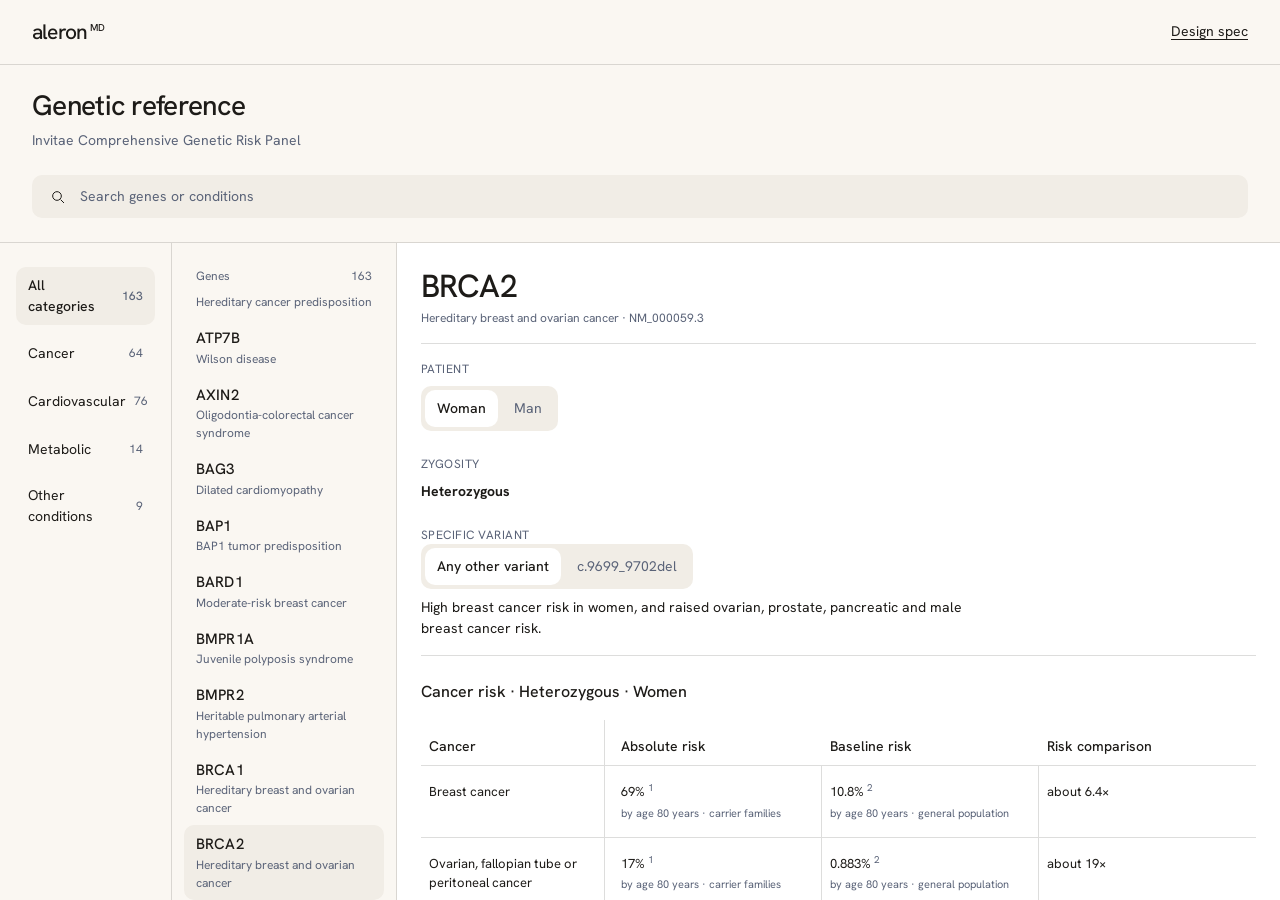
<file: index.html>
<!doctype html>
<html lang="en">
<head>
  <meta charset="utf-8">
  <meta name="viewport" content="width=device-width, initial-scale=1">
  <meta name="color-scheme" content="light">
  <meta name="robots" content="noindex, nofollow">
  <meta name="description" content="Browse genes, associated conditions, and source-linked clinical guidance.">
  <title>Genetic reference | Aleron MD</title>
  <link rel="icon" href="data:,">
  <link rel="preconnect" href="https://fonts.googleapis.com">
  <link rel="preconnect" href="https://fonts.gstatic.com" crossorigin>
  <link href="https://fonts.googleapis.com/css2?family=Hanken+Grotesk:wght@400;500&display=swap" rel="stylesheet">
  <link rel="stylesheet" href="./styles.css?v=zyg-22">
  <script type="module" src="./app.js?v=zyg-22"></script>
</head>
<body>
<div id="gene-library" aria-label="Genetic reference library">
  <header class="gl-top"><div class="gl-brand">aleron<sup>MD</sup></div><nav style="display:flex;gap:var(--space-inline-module)"><a href="./spec.html" style="color:inherit;text-underline-offset:3px">Design spec</a></nav></header>
  <div class="gl-heading"><div><h1>Genetic reference</h1><p class="gl-subtitle">Invitae Comprehensive Genetic Risk Panel</p></div></div>
  <div class="gl-search"><label class="gl-searchbox"><svg class="search-icon" viewBox="0 0 24 24" fill="none" stroke="currentColor" stroke-width="1.5" aria-hidden="true"><circle cx="10.5" cy="10.5" r="6.5"/><path d="m16 16 5 5"/></svg><input type="search" id="gl-search" aria-label="Search genes, conditions or subcategories" placeholder="Search genes or conditions"></label></div>
  <div class="gl-layout"><nav class="gl-rail" aria-label="Disease categories"><div class="gl-categories" id="gl-categories"></div></nav><section class="gl-results" aria-label="Matching genes"><div class="gl-resulttitle"><span>Genes</span><span id="gl-count" aria-live="polite"></span></div><div id="gl-list" class="gl-genelist"></div></section><main class="gl-detail" id="gl-detail" aria-label="Selected gene"></main></div>
</div>
<noscript>Enable JavaScript to browse the genetic reference.</noscript>
</body>
</html>
</file>
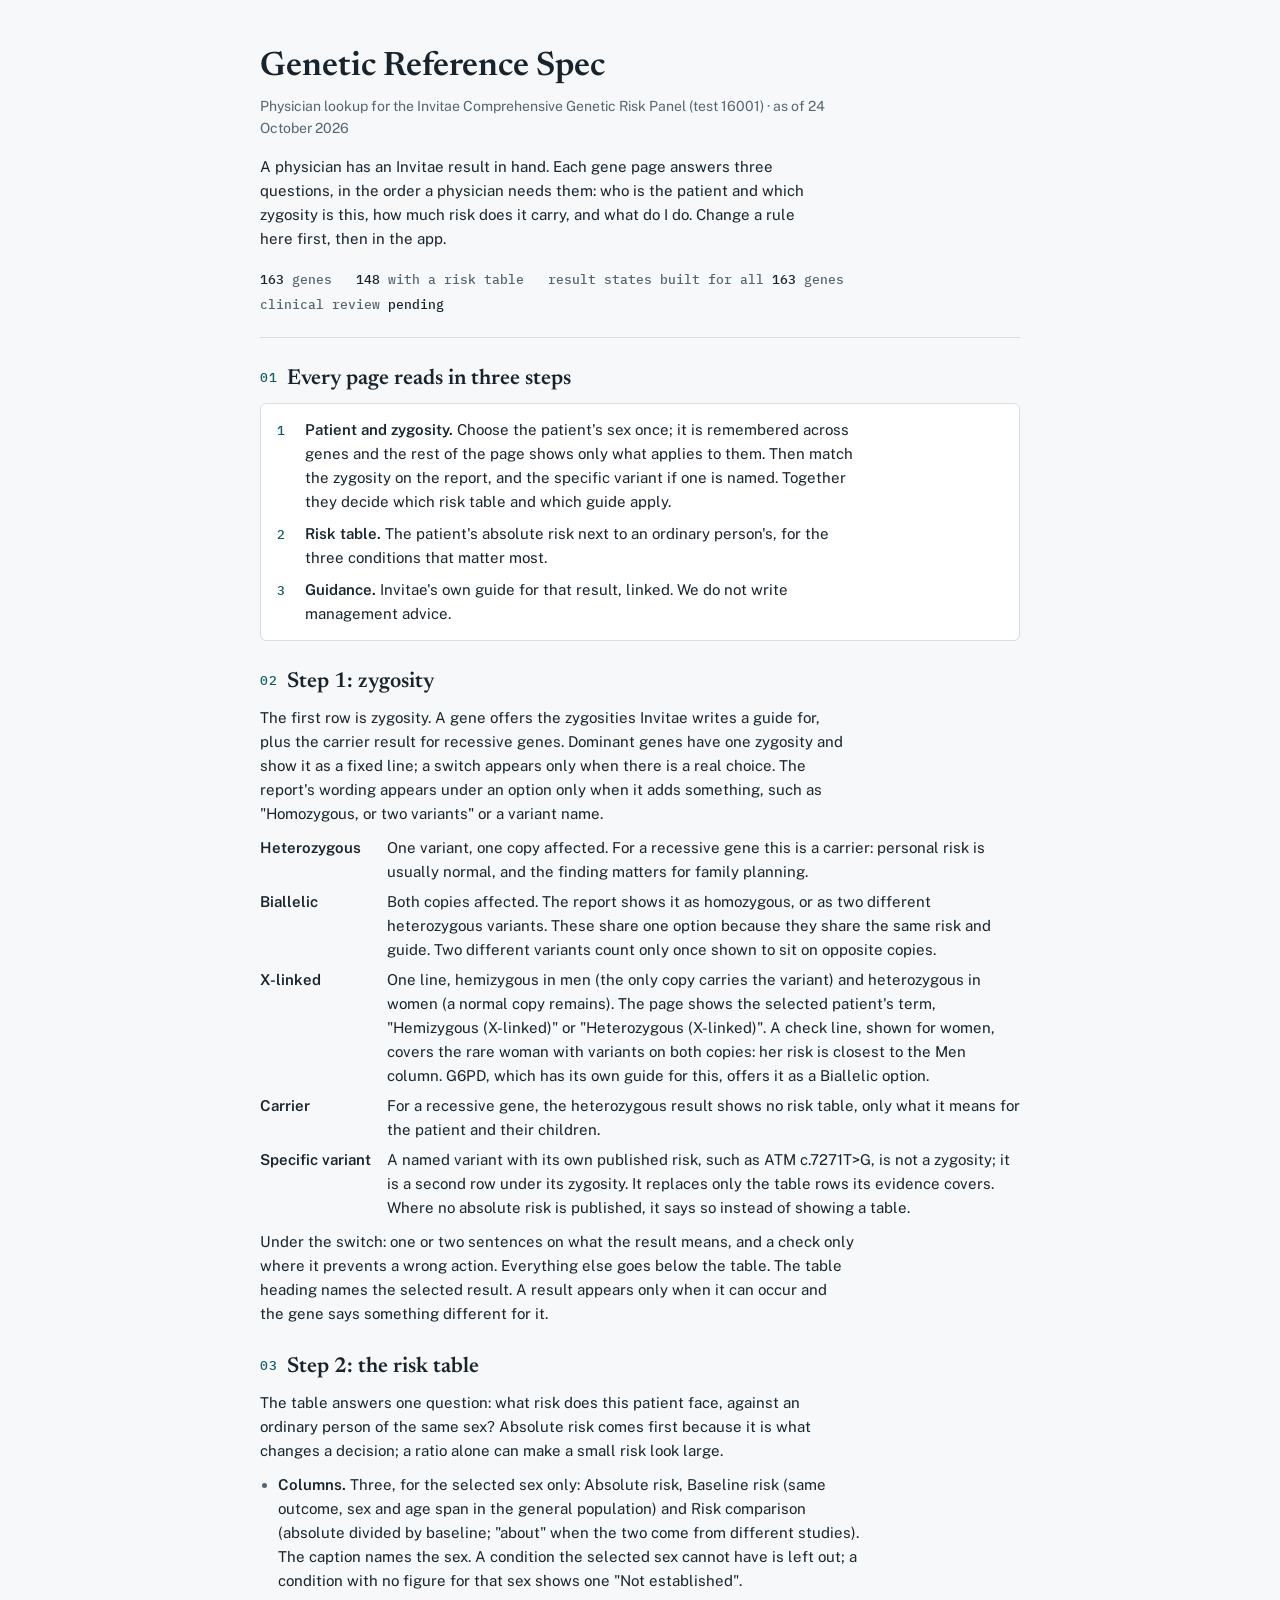
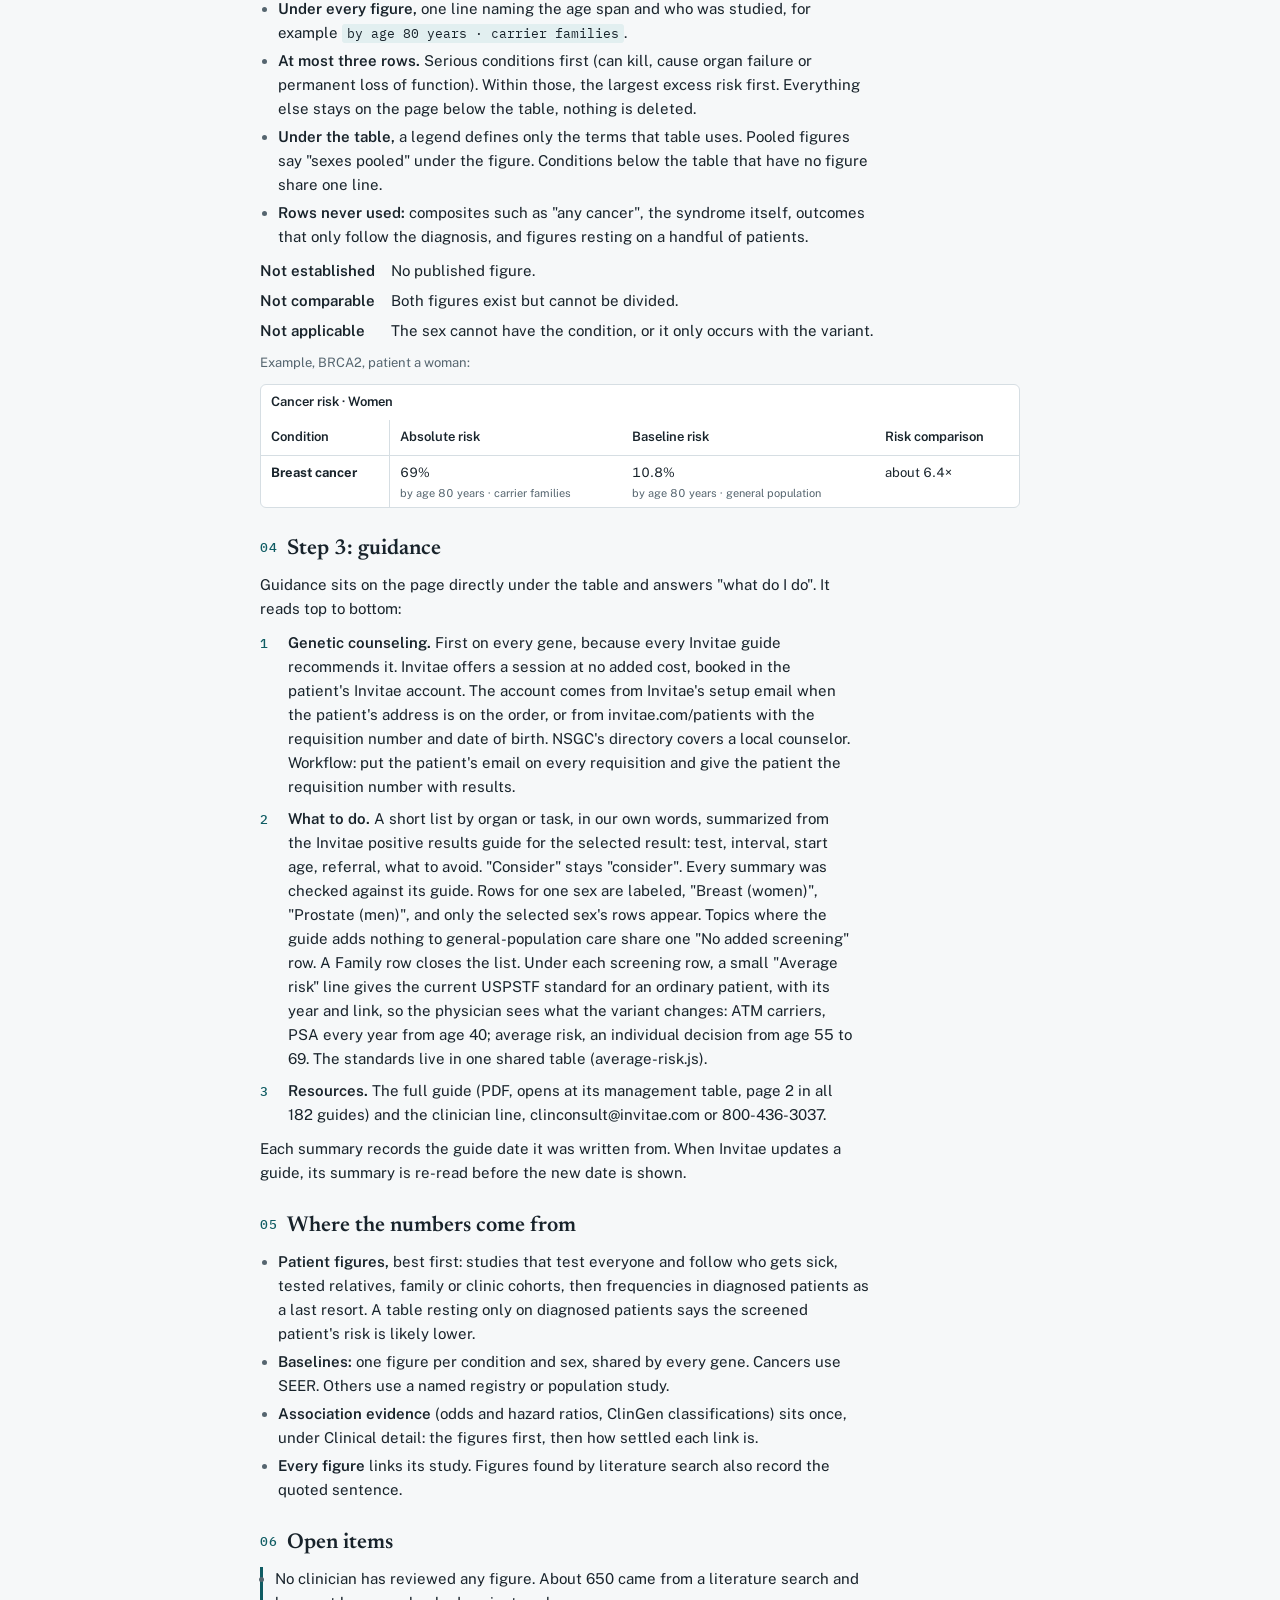
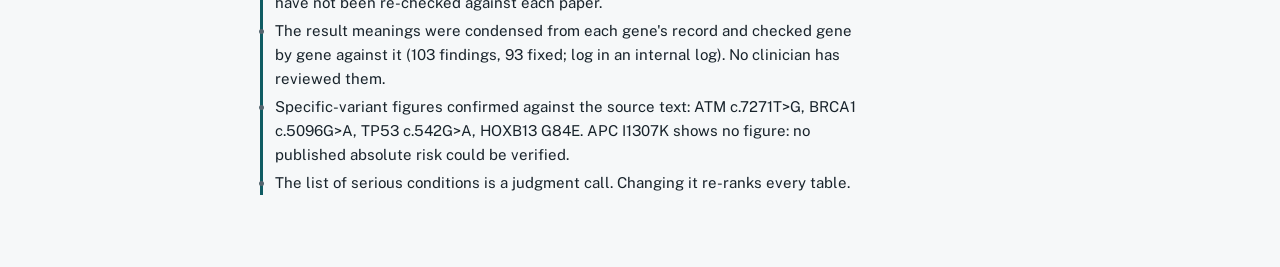
<file: spec.html>
<!doctype html>
<html lang="en">
<meta name="robots" content="noindex, nofollow">
<meta charset="utf-8">
<meta name="viewport" content="width=device-width, initial-scale=1">
<title>Genetic Reference Spec</title>
<link rel="preconnect" href="https://fonts.googleapis.com">
<link rel="stylesheet" href="https://fonts.googleapis.com/css2?family=Newsreader:opsz,wght@6..72,500;6..72,600&family=Public+Sans:wght@400;500;600&family=IBM+Plex+Mono:wght@400;500&display=swap">
<style>
/* Layout: one reading column, rules as numbered blocks, two worked example tables. */
:root {
  --bg: #f6f8f9; --surface: #ffffff; --fg: #18232b; --muted: #55656f; --rule: #d6dee3;
  --accent: #0f5c63; --accent-soft: #e2eff0; --na: #8a979f;
  --display: "Newsreader", Georgia, serif;
  --body: "Public Sans", system-ui, -apple-system, "Segoe UI", sans-serif;
  --mono: "IBM Plex Mono", ui-monospace, Menlo, monospace;
}
@media (prefers-color-scheme: dark) { :root:not([data-theme="light"]) {
  --bg: #11181d; --surface: #182228; --fg: #e3eaee; --muted: #9aaab3; --rule: #2a3840;
  --accent: #6cc3ca; --accent-soft: #1c3236; --na: #74848d; color-scheme: dark } }
:root[data-theme="dark"] {
  --bg: #11181d; --surface: #182228; --fg: #e3eaee; --muted: #9aaab3; --rule: #2a3840;
  --accent: #6cc3ca; --accent-soft: #1c3236; --na: #74848d; color-scheme: dark }

body { background: var(--bg); color: var(--fg); font: 15px/1.6 var(--body); }
.page { max-width: 760px; margin: 0 auto; padding-block: 40px 64px;
  padding-left: max(16px, env(safe-area-inset-left, 0px)); padding-right: max(16px, env(safe-area-inset-right, 0px)); }
header { display: grid; gap: 8px; padding-bottom: 24px; border-bottom: 1px solid var(--rule); }
h1 { font: 600 2.1rem/1.15 var(--display); margin: 0; text-wrap: balance; }
.meta { color: var(--muted); font-size: 0.875rem; margin: 0; }
.lede { margin: 8px 0 0; max-width: 62ch; }
.stats { display: flex; flex-wrap: wrap; gap: 8px 24px; margin-top: 12px; font: 500 0.8125rem var(--mono); color: var(--muted); font-variant-numeric: tabular-nums; }
.stats b { color: var(--fg); font-weight: 500; }

section { padding-top: 28px; display: grid; gap: 10px; }
h2 { font: 600 1.35rem/1.25 var(--display); margin: 0; text-wrap: balance; }
h2 .n { font: 500 0.8rem var(--mono); color: var(--accent); margin-right: 10px; letter-spacing: 0.04em; vertical-align: 2px; }
p { margin: 0; max-width: 66ch; }
ul, ol { margin: 0; padding-left: 1.2em; display: grid; gap: 4px; max-width: 66ch; }
li::marker { color: var(--muted); }
.term { font-weight: 600; }
code { font: 0.85em var(--mono); background: var(--accent-soft); padding: 1px 5px; border-radius: 3px; }

.box { background: var(--surface); border: 1px solid var(--rule); border-radius: 6px; padding: 14px 16px; display: grid; gap: 8px; }
.box h3 { margin: 0; font: 600 0.75rem var(--body); letter-spacing: 0.06em; text-transform: uppercase; color: var(--muted); }
.order { counter-reset: o; list-style: none; padding: 0; gap: 8px; }
.order li { counter-increment: o; display: grid; grid-template-columns: 28px 1fr; align-items: baseline; }
.order li::before { content: counter(o); font: 500 0.8rem var(--mono); color: var(--accent); }

.scroll { overflow-x: auto; border: 1px solid var(--rule); border-radius: 6px; background: var(--surface); }
table { border-collapse: collapse; width: 100%; min-width: 600px; font-size: 0.8125rem; font-variant-numeric: tabular-nums; }
th, td { text-align: left; padding: 7px 10px; border-bottom: 1px solid var(--rule); vertical-align: top; }
thead th { font-weight: 600; color: var(--muted); font-size: 0.75rem; }
thead tr:first-child th { color: var(--fg); font-size: 0.8125rem; }
tbody tr:last-child th, tbody tr:last-child td { border-bottom: 0; }
td small { display: block; color: var(--muted); font-size: 0.6875rem; line-height: 1.35; margin-top: 2px; }
.sx { border-left: 1px solid var(--rule); }
.na { color: var(--na); }
.cap { font-size: 0.8125rem; color: var(--muted); }

.words { display: grid; grid-template-columns: max-content 1fr; gap: 6px 16px; margin: 0; }
.words dt { font-weight: 600; }
.words dd { margin: 0; }
.open { border-left: 3px solid var(--accent); padding-left: 12px; }
a { color: var(--accent); }
@media (max-width: 480px) { h1 { font-size: 1.7rem; } .words { grid-template-columns: 1fr; } .words dd { margin-bottom: 6px; } }
</style>

<div class="page">
<header>
  <h1>Genetic Reference Spec</h1>
  <p class="meta">Physician lookup for the Invitae Comprehensive Genetic Risk Panel (test 16001) · as of 24 October 2026</p>
  <p class="lede">A physician has an Invitae result in hand. Each gene page answers three questions, in the order a physician needs them: who is the patient and which zygosity is this, how much risk does it carry, and what do I do. Change a rule here first, then in the app.</p>
  <div class="stats"><span><b>163</b> genes</span><span><b>148</b> with a risk table</span><span>result states built for all <b>163</b> genes</span><span>clinical review <b>pending</b></span></div>
</header>

<section>
  <h2><span class="n">01</span>Every page reads in three steps</h2>
  <div class="box">
    <ol class="order">
      <li><span><span class="term">Patient and zygosity.</span> Choose the patient's sex once; it is remembered across genes and the rest of the page shows only what applies to them. Then match the zygosity on the report, and the specific variant if one is named. Together they decide which risk table and which guide apply.</span></li>
      <li><span><span class="term">Risk table.</span> The patient's absolute risk next to an ordinary person's, for the three conditions that matter most.</span></li>
      <li><span><span class="term">Guidance.</span> Invitae's own guide for that result, linked. We do not write management advice.</span></li>
    </ol>
  </div>
</section>

<section>
  <h2><span class="n">02</span>Step 1: zygosity</h2>
  <p>The first row is zygosity. A gene offers the zygosities Invitae writes a guide for, plus the carrier result for recessive genes. Dominant genes have one zygosity and show it as a fixed line; a switch appears only when there is a real choice. The report's wording appears under an option only when it adds something, such as "Homozygous, or two variants" or a variant name.</p>
  <dl class="words">
    <dt>Heterozygous</dt><dd>One variant, one copy affected. For a recessive gene this is a carrier: personal risk is usually normal, and the finding matters for family planning.</dd>
    <dt>Biallelic</dt><dd>Both copies affected. The report shows it as homozygous, or as two different heterozygous variants. These share one option because they share the same risk and guide. Two different variants count only once shown to sit on opposite copies.</dd>
    <dt>X-linked</dt><dd>One line, hemizygous in men (the only copy carries the variant) and heterozygous in women (a normal copy remains). The page shows the selected patient's term, "Hemizygous (X-linked)" or "Heterozygous (X-linked)". A check line, shown for women, covers the rare woman with variants on both copies: her risk is closest to the Men column. G6PD, which has its own guide for this, offers it as a Biallelic option.</dd>
    <dt>Carrier</dt><dd>For a recessive gene, the heterozygous result shows no risk table, only what it means for the patient and their children.</dd>
    <dt>Specific variant</dt><dd>A named variant with its own published risk, such as ATM c.7271T&gt;G, is not a zygosity; it is a second row under its zygosity. It replaces only the table rows its evidence covers. Where no absolute risk is published, it says so instead of showing a table.</dd>
  </dl>
  <p>Under the switch: one or two sentences on what the result means, and a check only where it prevents a wrong action. Everything else goes below the table. The table heading names the selected result. A result appears only when it can occur and the gene says something different for it.</p>
</section>

<section>
  <h2><span class="n">03</span>Step 2: the risk table</h2>
  <p>The table answers one question: what risk does this patient face, against an ordinary person of the same sex? Absolute risk comes first because it is what changes a decision; a ratio alone can make a small risk look large.</p>
  <ul>
    <li><span class="term">Columns.</span> Three, for the selected sex only: Absolute risk, Baseline risk (same outcome, sex and age span in the general population) and Risk comparison (absolute divided by baseline; "about" when the two come from different studies). The caption names the sex. A condition the selected sex cannot have is left out; a condition with no figure for that sex shows one "Not established".</li>
    <li><span class="term">Under every figure,</span> one line naming the age span and who was studied, for example <code>by age 80 years · carrier families</code>.</li>
    <li><span class="term">At most three rows.</span> Serious conditions first (can kill, cause organ failure or permanent loss of function). Within those, the largest excess risk first. Everything else stays on the page below the table, nothing is deleted.</li>
    <li><span class="term">Under the table,</span> a legend defines only the terms that table uses. Pooled figures say "sexes pooled" under the figure. Conditions below the table that have no figure share one line.</li>
    <li><span class="term">Rows never used:</span> composites such as "any cancer", the syndrome itself, outcomes that only follow the diagnosis, and figures resting on a handful of patients.</li>
  </ul>
  <dl class="words">
    <dt>Not established</dt><dd>No published figure.</dd>
    <dt>Not comparable</dt><dd>Both figures exist but cannot be divided.</dd>
    <dt>Not applicable</dt><dd>The sex cannot have the condition, or it only occurs with the variant.</dd>
  </dl>
  <p class="cap">Example, BRCA2, patient a woman:</p>
  <div class="scroll"><table>
    <caption style="text-align:left;padding:7px 10px;font-weight:600">Cancer risk · Women</caption>
    <thead><tr><th>Condition</th><th class="sx">Absolute risk</th><th>Baseline risk</th><th>Risk comparison</th></tr></thead>
    <tbody><tr><th>Breast cancer</th>
      <td class="sx">69%<small>by age 80 years · carrier families</small></td><td>10.8%<small>by age 80 years · general population</small></td><td>about 6.4×</td></tr></tbody>
  </table></div>
</section>

<section>
  <h2><span class="n">04</span>Step 3: guidance</h2>
  <p>Guidance sits on the page directly under the table and answers "what do I do". It reads top to bottom:</p>
  <ol class="order">
    <li><span><span class="term">Genetic counseling.</span> First on every gene, because every Invitae guide recommends it. Invitae offers a session at no added cost, booked in the patient's Invitae account. The account comes from Invitae's setup email when the patient's address is on the order, or from invitae.com/patients with the requisition number and date of birth. NSGC's directory covers a local counselor. Workflow: put the patient's email on every requisition and give the patient the requisition number with results.</span></li>
    <li><span><span class="term">What to do.</span> A short list by organ or task, in our own words, summarized from the Invitae positive results guide for the selected result: test, interval, start age, referral, what to avoid. "Consider" stays "consider". Every summary was checked against its guide. Rows for one sex are labeled, "Breast (women)", "Prostate (men)", and only the selected sex's rows appear. Topics where the guide adds nothing to general-population care share one "No added screening" row. A Family row closes the list. Under each screening row, a small "Average risk" line gives the current USPSTF standard for an ordinary patient, with its year and link, so the physician sees what the variant changes: ATM carriers, PSA every year from age 40; average risk, an individual decision from age 55 to 69. The standards live in one shared table (average-risk.js).</span></li>
    <li><span><span class="term">Resources.</span> The full guide (PDF, opens at its management table, page 2 in all 182 guides) and the clinician line, clinconsult@invitae.com or 800-436-3037.</span></li>
  </ol>
  <p>Each summary records the guide date it was written from. When Invitae updates a guide, its summary is re-read before the new date is shown.</p>
</section>

<section>
  <h2><span class="n">05</span>Where the numbers come from</h2>
  <ul>
    <li><span class="term">Patient figures,</span> best first: studies that test everyone and follow who gets sick, tested relatives, family or clinic cohorts, then frequencies in diagnosed patients as a last resort. A table resting only on diagnosed patients says the screened patient's risk is likely lower.</li>
    <li><span class="term">Baselines:</span> one figure per condition and sex, shared by every gene. Cancers use SEER. Others use a named registry or population study.</li>
    <li><span class="term">Association evidence</span> (odds and hazard ratios, ClinGen classifications) sits once, under Clinical detail: the figures first, then how settled each link is.</li>
    <li><span class="term">Every figure</span> links its study. Figures found by literature search also record the quoted sentence.</li>
  </ul>
</section>

<section>
  <h2><span class="n">06</span>Open items</h2>
  <ul class="open">
    <li>No clinician has reviewed any figure. About 650 came from a literature search and have not been re-checked against each paper.</li>
    <li>The result meanings were condensed from each gene's record and checked gene by gene against it (103 findings, 93 fixed; log in an internal log). No clinician has reviewed them.</li>
    <li>Specific-variant figures confirmed against the source text: ATM c.7271T&gt;G, BRCA1 c.5096G&gt;A, TP53 c.542G&gt;A, HOXB13 G84E. APC I1307K shows no figure: no published absolute risk could be verified.</li>
    <li>The list of serious conditions is a judgment call. Changing it re-ranks every table.</li>
  </ul>
</section>
</div>
</file>
<file: styles.css>
/* Preserves the approved three-column reference design. */
html { color-scheme: light; }
body { margin: 0; }
#gene-library{--paper:#FAF7F2;--ink:#1D1B18;--cream:#F5F1E8;--navy:#252B3D;--gunmetal:#333E48;--slate:#5A6378;--inset:#F1EDE6;--ground:light-dark(var(--paper),var(--navy));--text-primary:light-dark(var(--ink),var(--cream));--text-secondary:light-dark(var(--slate),#C5C5CE);--surface-card:light-dark(#FFFFFF,var(--gunmetal));--surface-inset:light-dark(var(--inset),#20253A);--surface-selected:light-dark(var(--inset),var(--gunmetal));--border-base:light-dark(rgba(29,27,24,.15),rgba(245,241,232,.18));--control-primary-bg:light-dark(var(--ink),var(--cream));--control-primary-fg:light-dark(var(--cream),var(--ink));--space-stack-tight:4px;--space-stack-related:8px;--space-stack-field:16px;--space-stack-module:24px;--space-stack-group:26px;--space-stack-section:44px;--space-inline-related:8px;--space-inline-row:12px;--space-inline-module:16px;--space-layout-column:20px;--space-layout-gutter:32px;--space-inset-control:10px 18px;--radius-control:10px;--voice:'Hanken Grotesk',-apple-system,BlinkMacSystemFont,sans-serif;color:var(--text-primary);background:var(--ground);font:400 14px/1.5 var(--voice);min-height:100dvh;color-scheme:light}
#gene-library *{box-sizing:border-box}
#gene-library h1,#gene-library h2,#gene-library h3,#gene-library p{margin:0}
#gene-library button,#gene-library input,#gene-library select{font:inherit;color:inherit}
#gene-library button{cursor:pointer}
#gene-library button:focus-visible,#gene-library input:focus-visible,#gene-library select:focus-visible,#gene-library a:focus-visible{outline:2px solid var(--text-primary);outline-offset:3px}
#gene-library .gl-top{display:flex;align-items:center;justify-content:space-between;gap:var(--space-inline-module);padding:var(--space-stack-field) var(--space-layout-gutter);border-bottom:1px solid var(--border-base);}
#gene-library .gl-brand{font-size:21px;letter-spacing:-.8px;font-weight:500}
#gene-library .gl-brand sup{font-size:10px;letter-spacing:0;margin-left:3px}
#gene-library .gl-heading{padding:var(--space-stack-module) var(--space-layout-gutter);display:flex;justify-content:space-between;gap:var(--space-inline-module);align-items:flex-end}
#gene-library h1{font-size:28px;line-height:1.2;font-weight:500;letter-spacing:-.7px}
#gene-library .gl-subtitle{color:var(--text-secondary);margin-top:var(--space-stack-related)}
#gene-library .gl-search{padding:0 var(--space-layout-gutter) var(--space-stack-module);display:flex;gap:var(--space-inline-module);align-items:center}
#gene-library .gl-searchbox{display:flex;align-items:center;gap:var(--space-inline-row);background:var(--surface-inset);border-radius:var(--radius-control);padding:var(--space-inset-control);flex:1}
#gene-library .gl-searchbox input{width:100%;border:0;outline-offset:4px;background:transparent;min-width:0}
#gene-library input::placeholder{color:var(--text-secondary);opacity:1}
#gene-library .gl-searchbox svg{width:16px;height:16px;flex:none}
#gene-library .gl-layout{display:grid;grid-template-columns:172px 225px minmax(0,1fr);border-top:1px solid var(--border-base);min-height:560px}
#gene-library .gl-rail{padding:var(--space-stack-module) var(--space-stack-field);border-right:1px solid var(--border-base)}
#gene-library .gl-label{font-size:12px;font-weight:500;color:var(--text-secondary);margin-bottom:var(--space-stack-field)}
#gene-library .gl-categories{display:flex;flex-direction:column;gap:var(--space-stack-related)}
#gene-library .gl-category{background:transparent;border:0;text-align:left;border-radius:var(--radius-control);padding:var(--space-stack-related) var(--space-inline-row);display:flex;justify-content:space-between;gap:var(--space-inline-related);align-items:center;min-height:40px}
#gene-library .gl-category[aria-pressed=true]{background:var(--surface-selected);font-weight:500}
#gene-library .gl-category span:last-child{font-size:12px;font-variant-numeric:tabular-nums;color:var(--text-secondary)}
#gene-library .gl-results{border-right:1px solid var(--border-base);padding:var(--space-stack-module) var(--space-inline-row)}
#gene-library .gl-resulttitle{display:flex;justify-content:space-between;gap:var(--space-inline-related);padding:0 var(--space-inline-row);color:var(--text-secondary);font-size:12px;margin-bottom:var(--space-stack-field)}
#gene-library .gl-gene{border:0;background:transparent;width:100%;text-align:left;border-radius:var(--radius-control);padding:var(--space-stack-field) var(--space-inline-row);display:block}
#gene-library .gl-gene[aria-pressed=true]{background:var(--surface-selected)}
#gene-library .gl-gene strong{font-size:17px;letter-spacing:.15px;font-weight:500;display:block}
#gene-library .gl-gene .gl-genename{font-size:13px;display:block;color:var(--text-secondary);margin-top:var(--space-stack-tight)}
#gene-library .gl-gene .gl-genecat{display:block;font-size:11px;color:var(--text-secondary);margin-top:var(--space-stack-related)}
#gene-library .gl-detail{padding:var(--space-stack-module);min-width:0;background:var(--surface-card)}
#gene-library .gl-titleline{display:flex;align-items:center;justify-content:space-between;gap:var(--space-inline-module)}
#gene-library h2{font-size:32px;line-height:1.2;letter-spacing:-.6px;font-weight:500}
#gene-library .gl-association{margin-top:var(--space-stack-module)}
#gene-library .gl-association label,#gene-library .gl-finding label{display:block;font-size:12px;color:var(--text-secondary);margin-bottom:var(--space-stack-related)}
#gene-library select{background:var(--surface-inset);border:0;border-radius:var(--radius-control);width:100%;padding:var(--space-inset-control);text-overflow:ellipsis}
#gene-library .gl-meta{display:flex;flex-wrap:wrap;gap:var(--space-inline-row);font-size:12px;color:var(--text-secondary);margin-top:var(--space-stack-related)}
#gene-library .gl-tabbar{display:flex;gap:var(--space-inline-module);margin-top:var(--space-stack-module);border-bottom:1px solid var(--border-base)}
#gene-library .gl-tab{border:0;border-bottom:2px solid transparent;background:transparent;padding:var(--space-stack-related) 0;color:var(--text-secondary)}
#gene-library .gl-tab[aria-pressed=true]{border-bottom-color:var(--text-primary);color:var(--text-primary);font-weight:500}
#gene-library .gl-body{padding-top:var(--space-stack-module)}
#gene-library .gl-finding{margin-bottom:var(--space-stack-group)}
#gene-library .gl-section+.gl-section{margin-top:var(--space-stack-group)}
#gene-library h3{font-weight:500;font-size:15px;margin-bottom:var(--space-stack-related)}
#gene-library .gl-row{margin-top:var(--space-stack-related);font-size:14px}
#gene-library .gl-source{display:inline-block;font-size:12px;color:var(--text-secondary);text-decoration:underline;text-underline-offset:3px;margin-top:var(--space-stack-related)}
#gene-library .gl-empty{color:var(--text-secondary);padding:var(--space-stack-field) var(--space-inline-row)}
#gene-library .gl-caption{font-size:12px;color:var(--text-secondary);margin-top:var(--space-stack-group)}
#gene-library .gl-sourceentry+.gl-sourceentry{margin-top:var(--space-stack-group)}
#gene-library .gl-sourceentry p{margin-top:var(--space-stack-related);color:var(--text-secondary);font-size:13px}
#gene-library .gl-full{width:100%}
@media(max-width:850px){#gene-library .gl-layout{grid-template-columns:145px 190px minmax(0,1fr)}
#gene-library .gl-detail{padding:var(--space-stack-field)}
#gene-library .gl-heading,#gene-library .gl-top,#gene-library .gl-search{padding-left:var(--space-stack-module);padding-right:var(--space-stack-module)}}
@media(max-width:680px){#gene-library .gl-layout{grid-template-columns:minmax(0,1fr)}
#gene-library .gl-rail{border-right:0;border-bottom:1px solid var(--border-base);padding:var(--space-stack-field)}
#gene-library .gl-categories{flex-direction:row;flex-wrap:wrap;gap:var(--space-stack-tight)}
#gene-library .gl-rail .gl-label,#gene-library .gl-category{font-size:13px;min-height:44px}
#gene-library .gl-results{border-right:0;border-bottom:1px solid var(--border-base);padding:var(--space-stack-field)}
#gene-library .gl-genelist{display:grid;grid-template-columns:repeat(2,minmax(0,1fr));gap:var(--space-stack-tight)}
#gene-library .gl-gene{min-height:88px}
#gene-library .gl-resulttitle{margin-bottom:var(--space-stack-related)}
#gene-library .gl-heading{align-items:flex-start}
#gene-library .gl-detail{padding:var(--space-stack-module)}
#gene-library h1{font-size:26px}
#gene-library .gl-titleline{align-items:flex-start}}
#gene-library .gl-searchbox .search-icon { width: 16px; height: 16px; flex: none; }
#gene-library .gl-layout { min-height: calc(100dvh - 242px); }
#gene-library .gl-detail { min-width: 0; }
#gene-library .gl-back { display: none; background: transparent; border: 0; padding: 0; margin-bottom: var(--space-stack-module); text-decoration: underline; text-underline-offset: 3px; }
@media (max-width: 680px) {
  #gene-library .gl-layout { min-height: 0; }
  #gene-library .gl-detail { display: none; }
  #gene-library.reading .gl-detail { display: block; }
  #gene-library.reading .gl-rail, #gene-library.reading .gl-results { display: none; }
  #gene-library .gl-back { display: inline-block; min-height: 44px; }
  #gene-library .gl-searchbox input, #gene-library select { font-size: 16px; }
}


#gene-library .gl-care-path { padding: var(--space-stack-field); background: var(--surface-inset); border-radius: var(--radius-control); margin-bottom: var(--space-stack-group); }
#gene-library .gl-care-path > p { font-size: 12px; color: var(--text-secondary); margin-bottom: var(--space-stack-related); }
#gene-library .gl-care-path > h3 { margin: 0; font-size: 18px; }
#gene-library .gl-task h4 { margin: 0; font-size: 14px; font-weight: 500; }
#gene-library .gl-task + .gl-task { margin-top: var(--space-stack-field); }
#gene-library .gl-task .gl-row { margin-top: var(--space-stack-tight); }
#gene-library .gl-section > h3 { margin-bottom: var(--space-stack-field); }

#gene-library .gl-risk-summary { margin-top: var(--space-stack-group); }
#gene-library .gl-risk-heading { display: flex; flex-wrap: wrap; justify-content: space-between; gap: var(--space-inline-related); align-items: baseline; }
#gene-library .gl-risk-heading h3 { margin-bottom: 0; }
#gene-library .gl-risk-heading span, #gene-library .gl-risk-population, #gene-library .gl-risk-note { color: var(--text-secondary); font-size: 13px; }
#gene-library .gl-risk-population { margin-top: var(--space-stack-related); }
#gene-library .gl-risk-table { width: 100%; border-collapse: collapse; margin-top: var(--space-stack-field); font-size: 14px; }
#gene-library .gl-risk-table th, #gene-library .gl-risk-table td { text-align: left; padding: var(--space-stack-related) var(--space-inline-row) var(--space-stack-related) 0; border-bottom: 1px solid var(--border-base); font-weight: 400; }
#gene-library .gl-risk-table thead th { color: var(--text-secondary); font-size: 12px; }
#gene-library .gl-risk-table td { text-align: right; font-variant-numeric: tabular-nums; }
#gene-library .gl-risk-table th:not(:first-child) { text-align: right; }
#gene-library .gl-risk-table td:first-of-type { font-size: 19px; font-weight: 500; }
#gene-library .gl-risk-note { margin-top: var(--space-stack-related); }
#gene-library .gl-characterization { margin: var(--space-stack-group) 0 0; }
#gene-library .gl-characterization-row + .gl-characterization-row { margin-top: var(--space-stack-field); }
#gene-library .gl-characterization dt { font-size: 14px; font-weight: 500; }
#gene-library .gl-characterization dd { margin: var(--space-stack-tight) 0 0; font-size: 14px; }

#gene-library .gl-context-controls { display:grid; grid-template-columns:repeat(2,minmax(0,1fr)); gap:var(--space-inline-module); margin-top:var(--space-stack-module); }
#gene-library .gl-context-controls label, #gene-library .gl-result-picker, #gene-library .gl-cancer-picker { display:block; font-size:12px; color:var(--text-secondary); }
#gene-library .gl-context-controls select, #gene-library .gl-result-picker select, #gene-library .gl-cancer-picker select { margin-top:var(--space-stack-related); font-size:14px; color:var(--text-primary); }
#gene-library .gl-result-picker { margin-top:var(--space-stack-field); }
#gene-library .gl-cancer-picker { margin-bottom:var(--space-stack-related); }
#gene-library .gl-care-path { margin-top:var(--space-stack-module); }
#gene-library .gl-matrix-wrap { max-width:100%; overflow-x:auto; margin-top:var(--space-stack-field); }
#gene-library .gl-cancer-matrix caption { text-align:left; font-size:16px; font-weight:500; margin-bottom:var(--space-stack-field); }
#gene-library .gl-cancer-matrix { width:100%; border-collapse:collapse; font-size:13px; }
#gene-library .gl-cancer-matrix th, #gene-library .gl-cancer-matrix td { text-align:left; vertical-align:top; padding:var(--space-stack-field) var(--space-inline-related); border-bottom:1px solid var(--border-base); font-weight:400; }
#gene-library .gl-cancer-matrix thead th { font-size:12px; color:var(--text-secondary); }
#gene-library .gl-cancer-matrix button { border:0; background:transparent; text-align:left; padding:0; font-size:14px; width:100%; }
#gene-library .gl-cancer-matrix strong { font-weight:500; font-size:16px; font-variant-numeric:tabular-nums; white-space:nowrap; }
#gene-library .gl-cancer-matrix small { display:block; margin-top:var(--space-stack-tight); font-size:11px; white-space:nowrap; color:var(--text-secondary); }
#gene-library .gl-cancer-matrix .gl-not-applicable { color:var(--text-secondary); }
#gene-library .gl-cancer-matrix .gl-risk-horizon { white-space:normal; }
#gene-library .gl-cancer-matrix button strong { text-decoration:underline; text-underline-offset:3px; }
#gene-library .gl-cancer-matrix .is-current { background:var(--surface-inset); }
#gene-library .gl-selected-outcome { margin-top:var(--space-stack-group); }
#gene-library .gl-selected-outcome .gl-characterization { margin-top:var(--space-stack-field); }
#gene-library .gl-open-guidance { margin-top:var(--space-stack-module); border:0; border-radius:var(--radius-control); padding:var(--space-inset-control); background:var(--surface-inset); }
@media(max-width:680px){#gene-library .gl-context-controls { grid-template-columns:minmax(0,1fr); } #gene-library .gl-cancer-matrix th, #gene-library .gl-cancer-matrix td { padding:var(--space-stack-related); } }

#gene-library .gl-cancer-matrix .gl-risk-multiplier { display:inline-block; font-size:14px; font-weight:500; margin-left:var(--space-inline-related); }
#gene-library .gl-cancer-matrix .gl-risk-baseline { white-space:normal; }

/* Guidance: scan the care decision, then expand physician and referral tasks. */
#gene-library .gl-guidance-toolbar { display:flex; align-items:center; justify-content:space-between; gap:var(--space-inline-module); margin-bottom:var(--space-stack-module); }
#gene-library .gl-population-switch { display:flex; flex-wrap:wrap; width:fit-content; max-width:100%; gap:var(--space-stack-tight); padding:var(--space-stack-tight); background:var(--surface-inset); border-radius:var(--radius-control); }
#gene-library .gl-population-switch button { border:0; background:transparent; padding:var(--space-stack-related) var(--space-inline-row); border-radius:var(--radius-control); color:var(--text-secondary); }
#gene-library .gl-population-switch button[aria-pressed=true] { background:var(--surface-card); color:var(--text-primary); font-weight:500; }
#gene-library .gl-guidance-toolbar select { width:auto; max-width:50%; background:transparent; border:1px solid var(--border-base); }
#gene-library .gl-care-item { border-top:1px solid var(--border-base); }
#gene-library .gl-care-item:last-child { border-bottom:1px solid var(--border-base); }
#gene-library .gl-care-item > h3 { margin:0; }
#gene-library .gl-care-summary { display:grid; grid-template-columns:minmax(0,1fr) minmax(0,1.4fr) auto; gap:var(--space-inline-module); align-items:center; width:100%; border:0; background:transparent; text-align:left; padding:var(--space-stack-module) var(--space-inline-related); }
#gene-library .gl-care-summary:hover { background:var(--surface-inset); }
#gene-library .gl-care-name { font-size:15px; font-weight:500; }
#gene-library .gl-care-name small { display:block; color:var(--text-secondary); font-size:12px; font-weight:400; margin-top:var(--space-stack-tight); }
#gene-library .gl-care-decision { font-size:14px; font-weight:400; }
#gene-library .gl-care-toggle { color:var(--text-secondary); font-size:12px; font-weight:400; text-decoration:underline; text-underline-offset:3px; }
#gene-library .gl-care-content { padding:var(--space-stack-related) var(--space-inline-related) var(--space-stack-module); }
#gene-library .gl-care-content[hidden] { display:none; }
#gene-library .gl-care-columns { display:grid; grid-template-columns:repeat(2,minmax(0,1fr)); gap:var(--space-stack-group); }
#gene-library .gl-care-heading { margin:0 0 var(--space-stack-field); font-size:16px; font-weight:500; }
#gene-library .gl-care-columns .gl-task .gl-row { color:var(--text-secondary); }
#gene-library .gl-care-content .gl-caption { margin-top:var(--space-stack-module); }
@media(max-width:1000px) { #gene-library .gl-care-columns { grid-template-columns:minmax(0,1fr); } }
@media(max-width:680px) {
 #gene-library .gl-guidance-toolbar { gap:var(--space-stack-related); }
 #gene-library .gl-guidance-toolbar select { max-width:44%; font-size:14px; padding:var(--space-stack-related); }
 #gene-library .gl-population-switch button { padding:var(--space-stack-related); min-height:44px; }
 #gene-library .gl-care-summary { grid-template-columns:minmax(0,1fr) auto; gap:var(--space-stack-related); }
 #gene-library .gl-care-name { grid-column:1; }
 #gene-library .gl-care-decision { grid-column:1; color:var(--text-secondary); }
 #gene-library .gl-care-toggle { grid-column:2; grid-row:1 / 3; }
}

#gene-library .gl-physician-decision { border-left:3px solid var(--text-primary); padding:var(--space-stack-related) var(--space-stack-field); margin-bottom:var(--space-stack-group); }
#gene-library .gl-physician-decision > p:first-child { font-size:12px; color:var(--text-secondary); margin-bottom:var(--space-stack-tight); }
#gene-library .gl-physician-decision h3 { font-size:22px; }
#gene-library .gl-physician-decision > p:last-child { max-width:72ch; }
#gene-library .gl-action-plan { margin:0; padding-left:var(--space-stack-module); }
#gene-library .gl-action-plan > li { padding:var(--space-stack-module) 0; border-top:1px solid var(--border-base); }
#gene-library .gl-action-plan > li::marker { font-size:16px; font-weight:500; }
#gene-library .gl-action-plan h3 { font-size:17px; margin-bottom:var(--space-stack-related); }
#gene-library .gl-plan-decision { color:var(--text-secondary); max-width:85ch; }
#gene-library .gl-action-plan dl { margin:var(--space-stack-field) 0 0; }
#gene-library .gl-action-plan dl > div { display:grid; grid-template-columns:minmax(140px,1fr) minmax(0,3fr); gap:var(--space-inline-module); margin-top:var(--space-stack-field); }
#gene-library .gl-action-plan dt { font-weight:500; }
#gene-library .gl-action-plan dd { margin:0; max-width:75ch; }
#gene-library .gl-plan-evidence { border-top:1px solid var(--border-base); padding-top:var(--space-stack-module); }
#gene-library .gl-plan-evidence .gl-section { margin-top:var(--space-stack-module); }
@media(max-width:850px) { #gene-library .gl-action-plan dl > div { grid-template-columns:minmax(0,1fr); gap:var(--space-stack-tight); } }

#gene-library .gl-recommendation-sources { display:flex; flex-wrap:wrap; column-gap:var(--space-inline-module); }

#gene-library .gl-atm-genotype { font-size:12px; color:var(--text-secondary); margin:var(--space-stack-tight) 0 var(--space-stack-field); }
#gene-library .gl-atm-variant { border-top:1px solid var(--border-base); margin-top:var(--space-stack-related); padding-top:var(--space-stack-related); }

@media(max-width:680px) {
 #gene-library .gl-atm-matrix { table-layout:fixed; }
 #gene-library .gl-atm-matrix th:first-child { width:26%; }
 #gene-library .gl-atm-matrix strong, #gene-library .gl-atm-matrix small { white-space:normal; overflow-wrap:anywhere; }
}

/* Each ATM column represents one measure; sex groups share the same structure. */
#gene-library .gl-atm-matrix { table-layout:fixed; min-width:650px; }
#gene-library .gl-atm-matrix .gl-atm-cancer-col { width:22%; }
#gene-library .gl-atm-matrix th:first-child { width:auto; }
#gene-library .gl-atm-matrix thead tr:first-child th { color:var(--text-primary); font-size:14px; font-weight:500; padding-bottom:var(--space-stack-related); }
#gene-library .gl-atm-matrix thead th[rowspan] { vertical-align:bottom; }
#gene-library .gl-atm-matrix thead tr:nth-child(2) th { padding-top:var(--space-stack-related); }
#gene-library .gl-atm-matrix .gl-atm-sex-start { border-left:1px solid var(--border-base); padding-left:var(--space-stack-field); }
#gene-library .gl-atm-value { font-size:13px; font-variant-numeric:tabular-nums; }
#gene-library .gl-atm-unknown { color:var(--text-secondary); font-size:12px; }
#gene-library .gl-atm-scroll-hint { display:none; }
@media(max-width:680px) {
 #gene-library .gl-atm-matrix { min-width:540px; }
 #gene-library .gl-atm-matrix .gl-atm-cancer-col { width:120px; }
 #gene-library .gl-atm-scroll-hint { display:block; font-size:12px; color:var(--text-secondary); margin-top:var(--space-stack-related); }
 #gene-library .gl-atm-matrix th[scope="row"], #gene-library .gl-atm-matrix th[rowspan] { position:sticky; left:0; background:var(--surface-card); }
}

/* Risk tables with two data columns fit a phone without horizontal scroll. */
#gene-library .gl-atm-matrix.gl-compact { min-width:0; }
/* Above phone width the page is a fixed-height shell: header and search stay put, and each column scrolls on its own. */
@media (min-width: 681px) {
  #gene-library { height: 100dvh; min-height: 0; display: flex; flex-direction: column; }
  #gene-library .gl-layout { flex: 1; min-height: 0; grid-template-rows: minmax(0, 1fr); }
  #gene-library .gl-rail, #gene-library .gl-results, #gene-library .gl-detail { overflow-y: auto; overscroll-behavior: contain; }
  #gene-library .gl-results { padding-top: 0; }
  #gene-library .gl-gene { padding: var(--space-stack-related) var(--space-inline-row); }
  #gene-library .gl-gene strong { font-size: 15px; }
  #gene-library .gl-gene .gl-genename { margin-top: 0; font-size: 12px; }
  #gene-library .gl-resulttitle { position: sticky; top: 0; z-index: 1; background: var(--ground); margin: 0 calc(-1 * var(--space-inline-row)) var(--space-stack-related); padding: var(--space-stack-module) calc(2 * var(--space-inline-row)) var(--space-stack-related); }
}
#gene-library .gl-cite { font-size: 10px; vertical-align: super; line-height: 0; margin-left: 2px; color: var(--text-secondary); white-space: nowrap; }
#gene-library .gl-cite a { color: inherit; text-decoration: none; padding: 0 1px; }
#gene-library .gl-cite a:hover { text-decoration: underline; }
#gene-library .gl-sourcelist { margin: var(--space-stack-related) 0 0; padding-left: 20px; }
#gene-library .gl-sourcelist li + li { margin-top: var(--space-stack-tight); }
#gene-library .gl-sourcelist .gl-source { margin-top: 0; }

#gene-library .gl-cancer-matrix .gl-risk-period { display:block; margin-top:var(--space-stack-tight); font-size:11px; line-height:1.35; color:var(--text-secondary); white-space:normal; overflow-wrap:anywhere; }
#gene-library .gl-atm-matrix td + td:not(.gl-atm-sex-start),
#gene-library .gl-atm-matrix thead tr:nth-child(2) th + th:not(.gl-atm-sex-start) { border-left:1px solid var(--border-base); }

#gene-library [data-reference-list] li:focus { outline:1px solid var(--border-base); outline-offset:4px; }

/* Invitae positive results guides on the Guidance tab (24 October 2026). */
#gene-library .gl-guide-list{list-style:none;margin:0;padding:0;display:grid;gap:var(--space-stack-related)}
#gene-library .gl-guide-list .gl-source{font-size:14px;color:var(--text-primary);margin-top:0}
#gene-library .gl-guide-list small{display:block}

/* Zygosity switch (prototype, 24 October 2026): the result on the report comes before the tabs. */
#gene-library .gl-zygosity{display:grid;gap:var(--space-stack-related);margin-block:var(--space-stack-related) var(--space-stack-module);padding-block:var(--space-stack-field);border-top:1px solid var(--border-base);border-bottom:1px solid var(--border-base)}
#gene-library .gl-zygosity-label{margin:0;font-size:12px;letter-spacing:.04em;text-transform:uppercase;color:var(--text-secondary)}
#gene-library .gl-zygosity-meaning h3{margin:0 0 4px;font-size:15px}
#gene-library .gl-zygosity-meaning p{margin:0;max-width:68ch}
#gene-library .gl-zygosity-check{margin-top:6px!important;color:var(--text-secondary);font-size:13px}

#gene-library .gl-zygosity-sub{margin-top:var(--space-stack-field)}
#gene-library .gl-review-notice{margin-top:var(--space-stack-section)}
#gene-library .gl-zygosity-switch button{text-align:left}
#gene-library .gl-zygosity-switch small{display:block;font-size:12px;font-weight:400;color:var(--text-secondary)}
#gene-library .gl-zygosity-fixed{margin:0}
/* Guidance sits under the risk table; its heading matches the table caption (24 October 2026). */
#gene-library .gl-guidance{margin-top:var(--space-stack-module);display:grid;gap:var(--space-stack-related)}
#gene-library .gl-guidance h3{margin:0;font-size:16px;font-weight:500}
#gene-library .gl-guidance .gl-risk-note{margin:0}
#gene-library .gl-zygosity+.gl-body{padding-top:0}
/* Guidance: a two-column what-to-do list, then a resources list in the same grid (24 October 2026). */
#gene-library .gl-guide-summary,#gene-library .gl-guide-resources{display:grid;grid-template-columns:168px minmax(0,68ch);gap:var(--space-stack-related) var(--space-inline-module);margin:0}
#gene-library .gl-guide-summary div,#gene-library .gl-guide-resources div{display:contents}
#gene-library .gl-guide-summary dt,#gene-library .gl-guide-resources dt{font-weight:500}
#gene-library .gl-guide-summary dd,#gene-library .gl-guide-resources dd{margin:0}
#gene-library .gl-guide-resources{padding-top:var(--space-stack-field);border-top:1px solid var(--border-base);font-size:14px}
#gene-library .gl-guide-resources dt{color:var(--text-secondary);font-weight:400}
#gene-library .gl-guide-resources .gl-source{margin-top:0;color:var(--text-primary)}
#gene-library .gl-guide-resources small{display:block;font-size:12px;color:var(--text-secondary)}
@media (max-width:640px){#gene-library .gl-guide-summary,#gene-library .gl-guide-resources{grid-template-columns:1fr;gap:2px}#gene-library .gl-guide-summary dd,#gene-library .gl-guide-resources dd{margin-bottom:var(--space-stack-related)}}
#gene-library .gl-guide-summary small{display:block;font-size:12px;color:var(--text-secondary)}
/* Average-risk standard under a guidance row: what an ordinary patient gets, for comparison (24 October 2026). */
#gene-library .gl-guide-summary .gl-average{display:block;margin-top:2px;font-size:12px;color:var(--text-secondary)}
#gene-library .gl-guide-summary .gl-average a{color:inherit;text-underline-offset:2px}
/* Patient selector shares the result block with zygosity; a label after a switch gets a field gap (24 October 2026). */
#gene-library .gl-zygosity > .gl-zygosity-label:not(:first-child){margin-top:var(--space-stack-field)}
</file>
